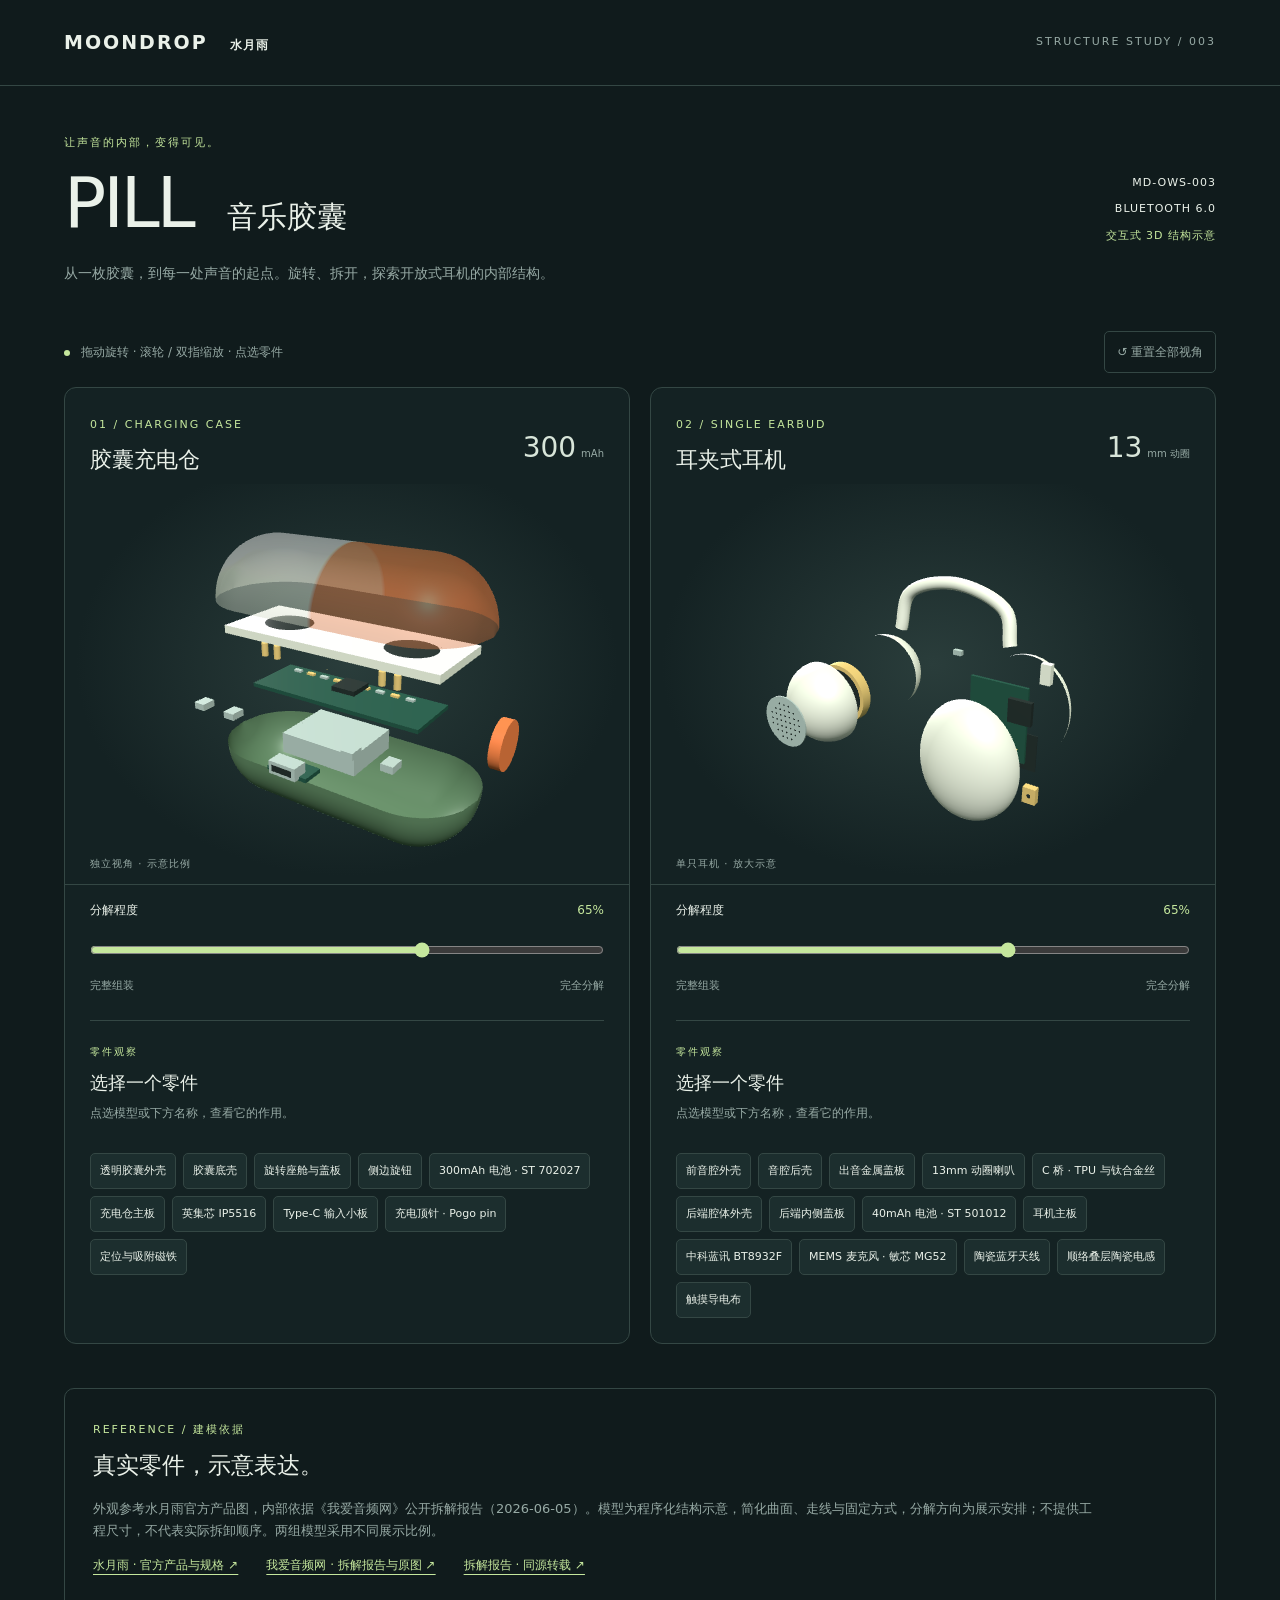
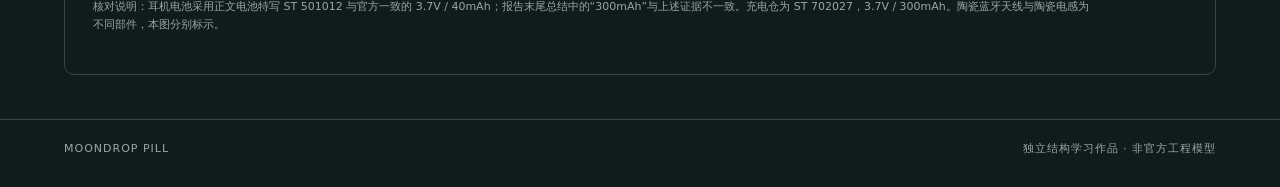
<file: pill3d/index.html>
<!doctype html>
<html lang="zh-CN">
<head><meta charset="utf-8"><meta name="viewport" content="width=device-width,initial-scale=1"><meta name="theme-color" content="#101b1c"><title>PILL · 音乐胶囊结构实验室</title><link rel="stylesheet" href="style.css"></head>
<body>
<header><a class="brand" href="#">MOONDROP <span>水月雨</span></a><span class="edition">STRUCTURE STUDY / 003</span></header>
<main><div class="intro"><div><p class="eyebrow">让声音的内部，变得可见。</p><h1>PILL <span>音乐胶囊</span></h1><p class="subtitle">从一枚胶囊，到每一处声音的起点。<br class="mobile">旋转、拆开，探索开放式耳机的内部结构。</p></div><div class="spec"><span>MD-OWS-003</span><span>BLUETOOTH 6.0</span><b>交互式 3D 结构示意</b></div></div>
<div class="toolbar"><span><i></i> 拖动旋转 · 滚轮 / 双指缩放 · 点选零件</span><button id="reset">↺ 重置全部视角</button></div>
<div class="models">
<section class="model" id="case"><div class="model-heading"><div><span class="num">01 / CHARGING CASE</span><h2>胶囊充电仓</h2></div><span class="capacity">300<span>mAh</span></span></div><div class="viewport" aria-label="可交互的充电仓三维模型"><span class="loading">正在载入 3D…</span><span class="view-note">独立视角 · 示意比例</span></div><div class="controls"><label for="case-range">分解程度 <output>65%</output></label><input id="case-range" type="range" min="0" max="100" value="65"><div class="range-ends"><button class="assemble">完整组装</button><button class="explode">完全分解</button></div></div><div class="detail" aria-live="polite"><span>零件观察</span><h3>选择一个零件</h3><p>点选模型或下方名称，查看它的作用。</p></div><div class="parts" aria-label="充电仓零件目录"></div></section>
<section class="model" id="ear"><div class="model-heading"><div><span class="num">02 / SINGLE EARBUD</span><h2>耳夹式耳机</h2></div><span class="capacity">13<span>mm 动圈</span></span></div><div class="viewport" aria-label="可交互的单只耳机三维模型"><span class="loading">正在载入 3D…</span><span class="view-note">单只耳机 · 放大示意</span></div><div class="controls"><label for="ear-range">分解程度 <output>65%</output></label><input id="ear-range" type="range" min="0" max="100" value="65"><div class="range-ends"><button class="assemble">完整组装</button><button class="explode">完全分解</button></div></div><div class="detail" aria-live="polite"><span>零件观察</span><h3>选择一个零件</h3><p>点选模型或下方名称，查看它的作用。</p></div><div class="parts" aria-label="耳机零件目录"></div></section>
</div>
<aside class="sources"><span class="eyebrow">REFERENCE / 建模依据</span><h2>真实零件，示意表达。</h2><p>外观参考水月雨官方产品图，内部依据《我爱音频网》公开拆解报告（2026-06-05）。模型为程序化结构示意，简化曲面、走线与固定方式，分解方向为展示安排；不提供工程尺寸，不代表实际拆卸顺序。两组模型采用不同展示比例。</p><div class="source-links"><a href="https://moondroplab.com/cn/products/pill" target="_blank" rel="noopener">水月雨 · 官方产品与规格 ↗</a><a href="https://www.52audio.com/archives/278516.html" target="_blank" rel="noopener">我爱音频网 · 拆解报告与原图 ↗</a><a href="https://www.sohu.com/a/1032440529_100193168" target="_blank" rel="noopener">拆解报告 · 同源转载 ↗</a></div><p class="footnote">核对说明：耳机电池采用正文电池特写 ST 501012 与官方一致的 3.7V / 40mAh；报告末尾总结中的“300mAh”与上述证据不一致。充电仓为 ST 702027，3.7V / 300mAh。陶瓷蓝牙天线与陶瓷电感为不同部件，本图分别标示。</p></aside>
</main><footer>MOONDROP PILL <span>独立结构学习作品 · 非官方工程模型</span></footer><noscript>请启用 JavaScript 以查看交互式 3D 模型。</noscript><script type="module" src="app.js"></script></body></html>
</file>
<file: pill3d/style.css>
:root{color-scheme:dark;--bg:#101b1c;--text:#eaf1e9;--muted:#96a9a4;--line:#344744;--accent:#c5e79d}*{box-sizing:border-box}body{margin:0;background:var(--bg);color:var(--text);font:14px/1.7 system-ui,-apple-system,'Segoe UI',sans-serif}header,main,footer{max-width:1440px;margin:auto;padding:0 5%}header{height:86px;display:flex;align-items:center;justify-content:space-between;border-bottom:1px solid var(--line)}a{color:inherit}.brand{text-decoration:none;font-size:19px;font-weight:750;letter-spacing:2px}.brand span{font-size:12px;letter-spacing:1px;margin-left:14px}.edition,.num,.eyebrow{font-size:11px;letter-spacing:2px;color:var(--accent)}.edition{color:var(--muted)}.intro{display:flex;justify-content:space-between;align-items:center;padding:48px 0 32px}.eyebrow{margin:0 0 12px}h1{font-size:70px;line-height:1.1;letter-spacing:-3px;margin:0 0 20px;font-weight:500}h1 span{font-size:30px;letter-spacing:0;margin-left:15px}.subtitle{color:var(--muted);margin:0}.spec{display:grid;gap:8px;text-align:right;font-size:11px;letter-spacing:1px}.spec b{font-weight:400;color:var(--accent)}button{font:inherit;cursor:pointer;color:inherit;background:transparent;border:1px solid var(--line);border-radius:5px;padding:8px 12px;min-height:42px}button:hover,button:focus-visible{border-color:var(--accent);color:var(--accent)}button:focus-visible,input:focus-visible{outline:2px solid var(--accent);outline-offset:3px}.toolbar{display:flex;justify-content:space-between;align-items:center;padding:14px 0;color:var(--muted);font-size:12px}.toolbar i{display:inline-block;width:6px;height:6px;background:var(--accent);border-radius:50%;margin-right:7px}.models{display:grid;grid-template-columns:1fr 1fr;gap:20px}.model{min-width:0;border:1px solid var(--line);background:#142223;border-radius:12px;overflow:hidden}.model-heading{display:flex;justify-content:space-between;align-items:center;padding:24px 25px 0}h2{font-size:22px;font-weight:500;margin:5px 0}.capacity{font-size:28px;font-weight:300;color:#d8e5d9}.capacity span{font-size:10px;margin-left:5px;color:var(--muted)}.viewport{height:400px;position:relative;background:radial-gradient(ellipse at 50% 45%,#2a3d3b 0,transparent 68%);touch-action:none}.viewport canvas{display:block;width:100%;height:100%}.view-note{position:absolute;bottom:12px;left:25px;font-size:10px;letter-spacing:1px;color:var(--muted);pointer-events:none}.loading{position:absolute;top:45%;left:20%;right:20%;text-align:center;color:var(--muted)}.controls{padding:15px 25px 20px;border-top:1px solid var(--line)}label{display:flex;justify-content:space-between;font-size:12px}output{color:var(--accent);font-variant-numeric:tabular-nums}input[type=range]{width:100%;margin:18px 0 10px;accent-color:var(--accent);cursor:pointer;min-height:24px}.range-ends{display:flex;justify-content:space-between}.range-ends button{border:0;padding:0;color:var(--muted);font-size:11px;min-height:28px}.detail{margin:0 25px;padding:18px 0;border-top:1px solid var(--line);min-height:133px}.detail>span{font-size:10px;color:var(--accent);letter-spacing:2px}.detail h3{font-size:18px;margin:5px 0;font-weight:500}.detail p{font-size:12px;color:var(--muted);margin:0}.parts{display:flex;gap:7px;flex-wrap:wrap;padding:0 25px 25px}.parts button{font-size:11px;padding:5px 9px;min-height:36px;background:#1c2e2e}.parts button[aria-pressed=true]{background:var(--accent);color:#17231b;border-color:var(--accent)}.sources{margin:44px 0;padding:28px;border:1px solid var(--line);border-radius:10px}.sources h2{font-size:23px}.sources p{max-width:1000px;color:var(--muted);font-size:13px}.source-links{display:flex;flex-wrap:wrap;gap:15px 28px;color:var(--accent);font-size:12px}.source-links a{text-underline-offset:5px}.sources .footnote{font-size:11px;margin-top:22px}footer{padding-top:20px;padding-bottom:28px;border-top:1px solid var(--line);font-size:11px;letter-spacing:1px;color:var(--muted);display:flex;justify-content:space-between}.mobile{display:none}@media(min-width:1500px){.viewport{height:460px}}@media(max-width:700px){header{height:65px}.edition{font-size:8px;letter-spacing:1px}.brand{font-size:15px}.brand span{display:none}.intro{padding:30px 0 20px;align-items:flex-start}.spec{font-size:8px;letter-spacing:0;padding-top:6px}h1{font-size:45px;letter-spacing:-2px}h1 span{display:block;font-size:22px;margin:8px 0 0;letter-spacing:1px}.subtitle{font-size:11px}.mobile{display:block}.toolbar{font-size:10px;gap:10px}.toolbar button{font-size:10px;padding:5px 8px}.models{gap:9px}.model-heading{padding:15px 10px 0;display:block}.num{font-size:8px;letter-spacing:.8px}h2{font-size:17px}.capacity{font-size:18px}.capacity span{font-size:9px}.viewport{height:310px}.controls{padding:12px 10px}.detail{margin:0 10px;min-height:170px}.detail h3{font-size:14px;overflow-wrap:anywhere}.detail p{font-size:11px}.parts{padding:0 10px 15px;gap:6px}.parts button{font-size:10px;text-align:left;overflow-wrap:anywhere;max-width:100%}.view-note{font-size:8px;left:10px}.sources{padding:20px;margin:28px 0}.sources p{font-size:12px}footer{gap:20px;font-size:9px}}
</file>
